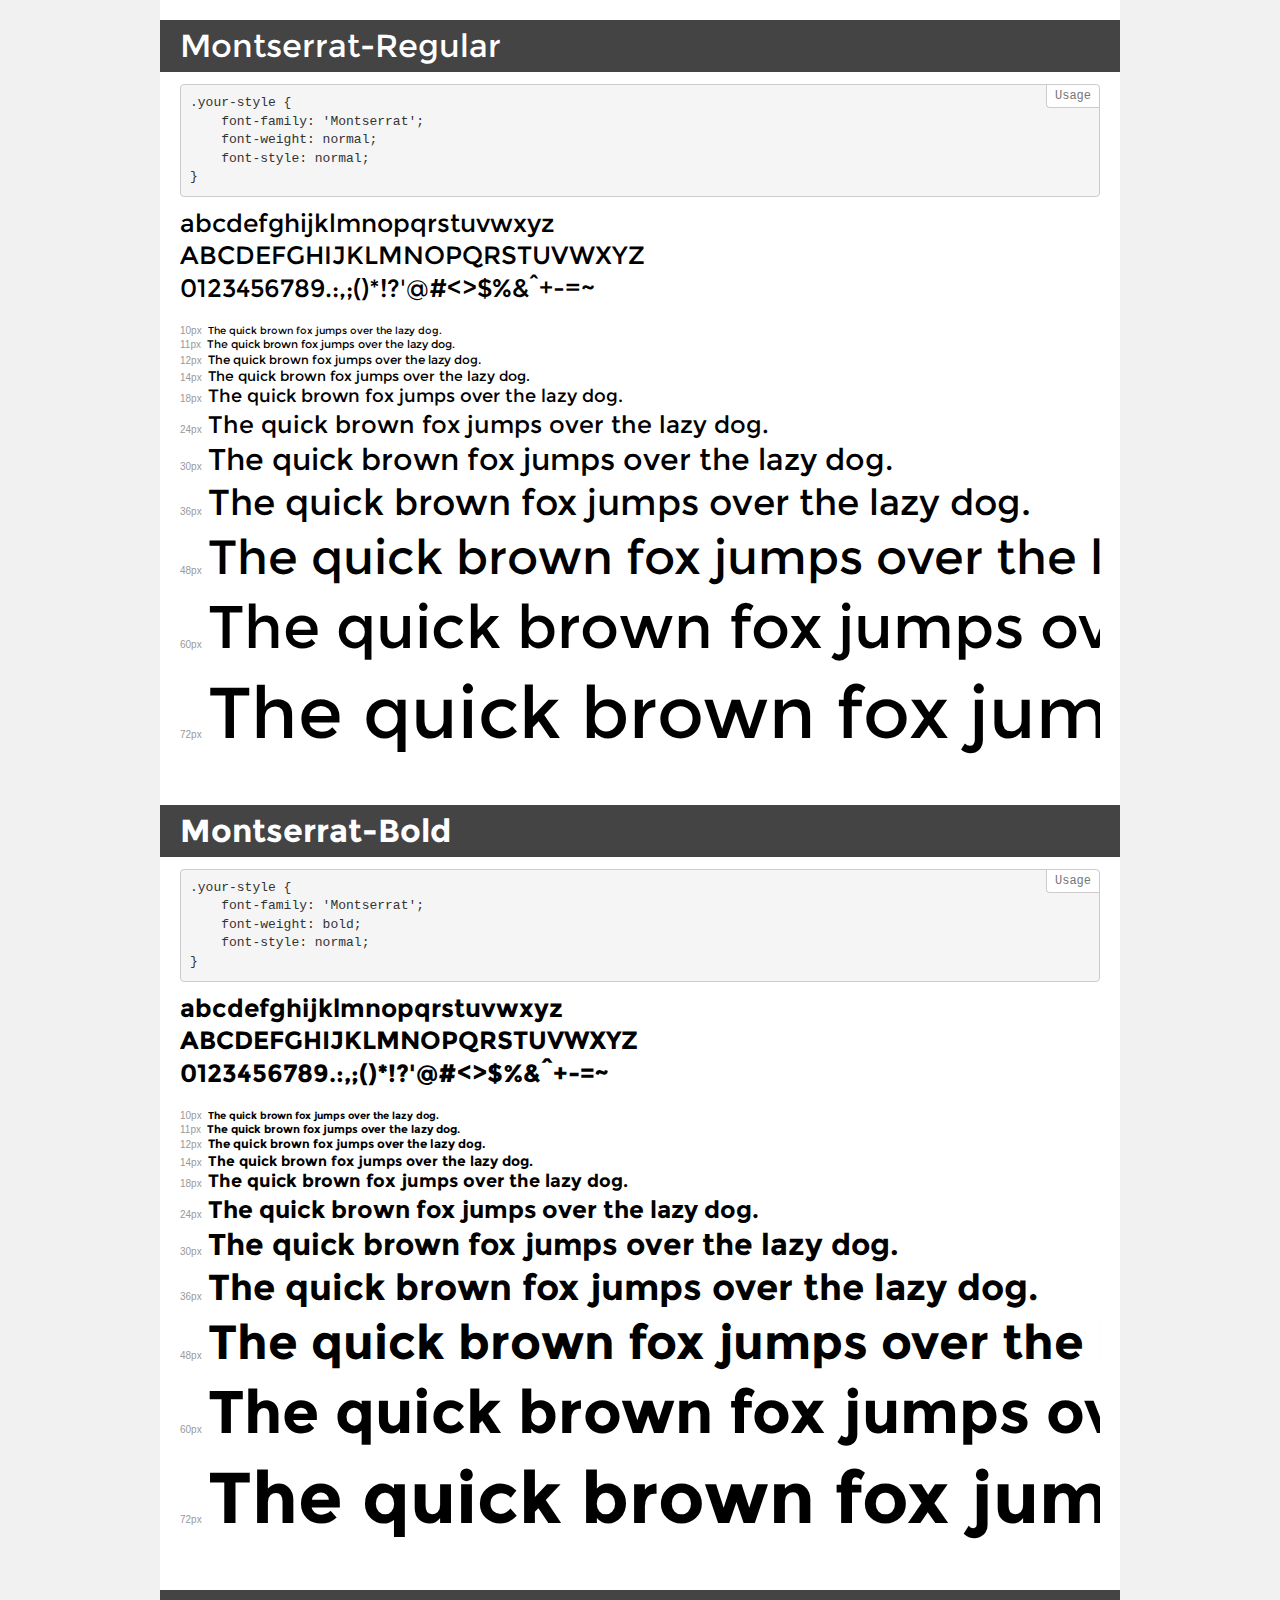
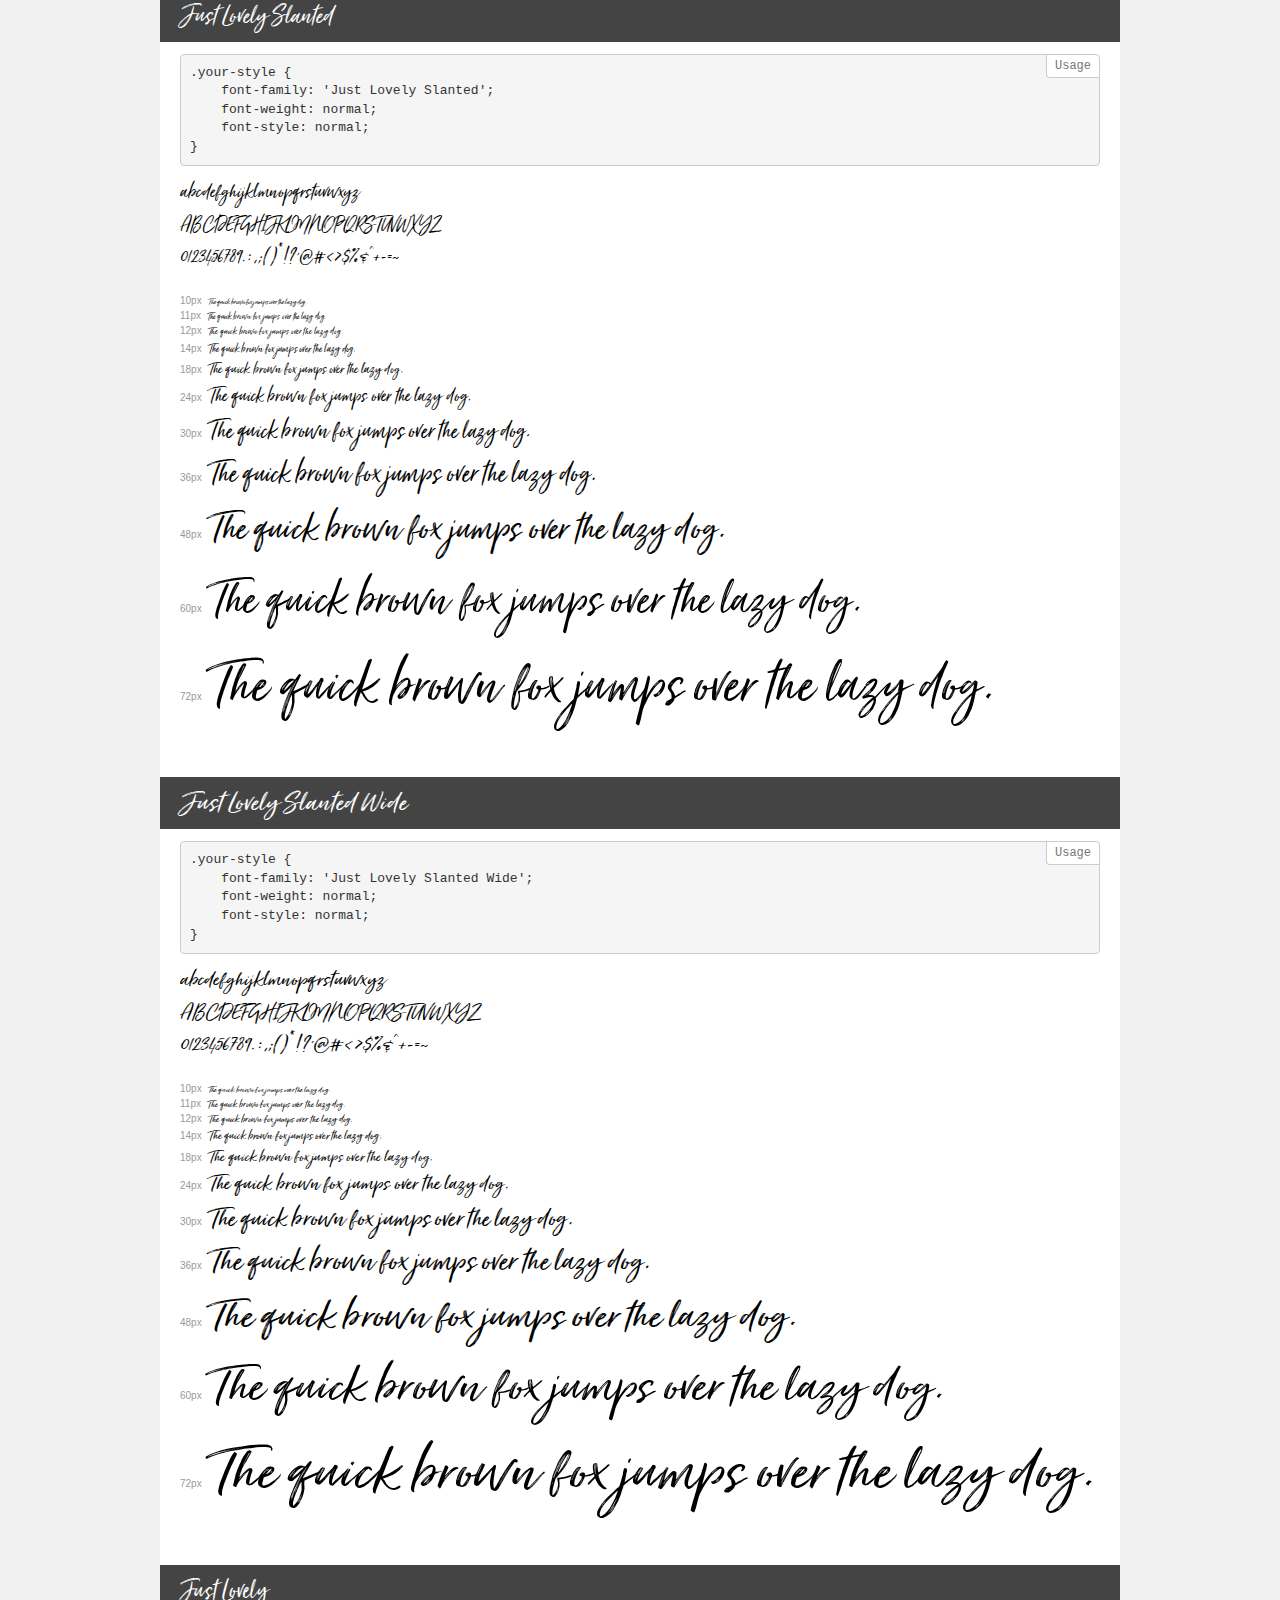
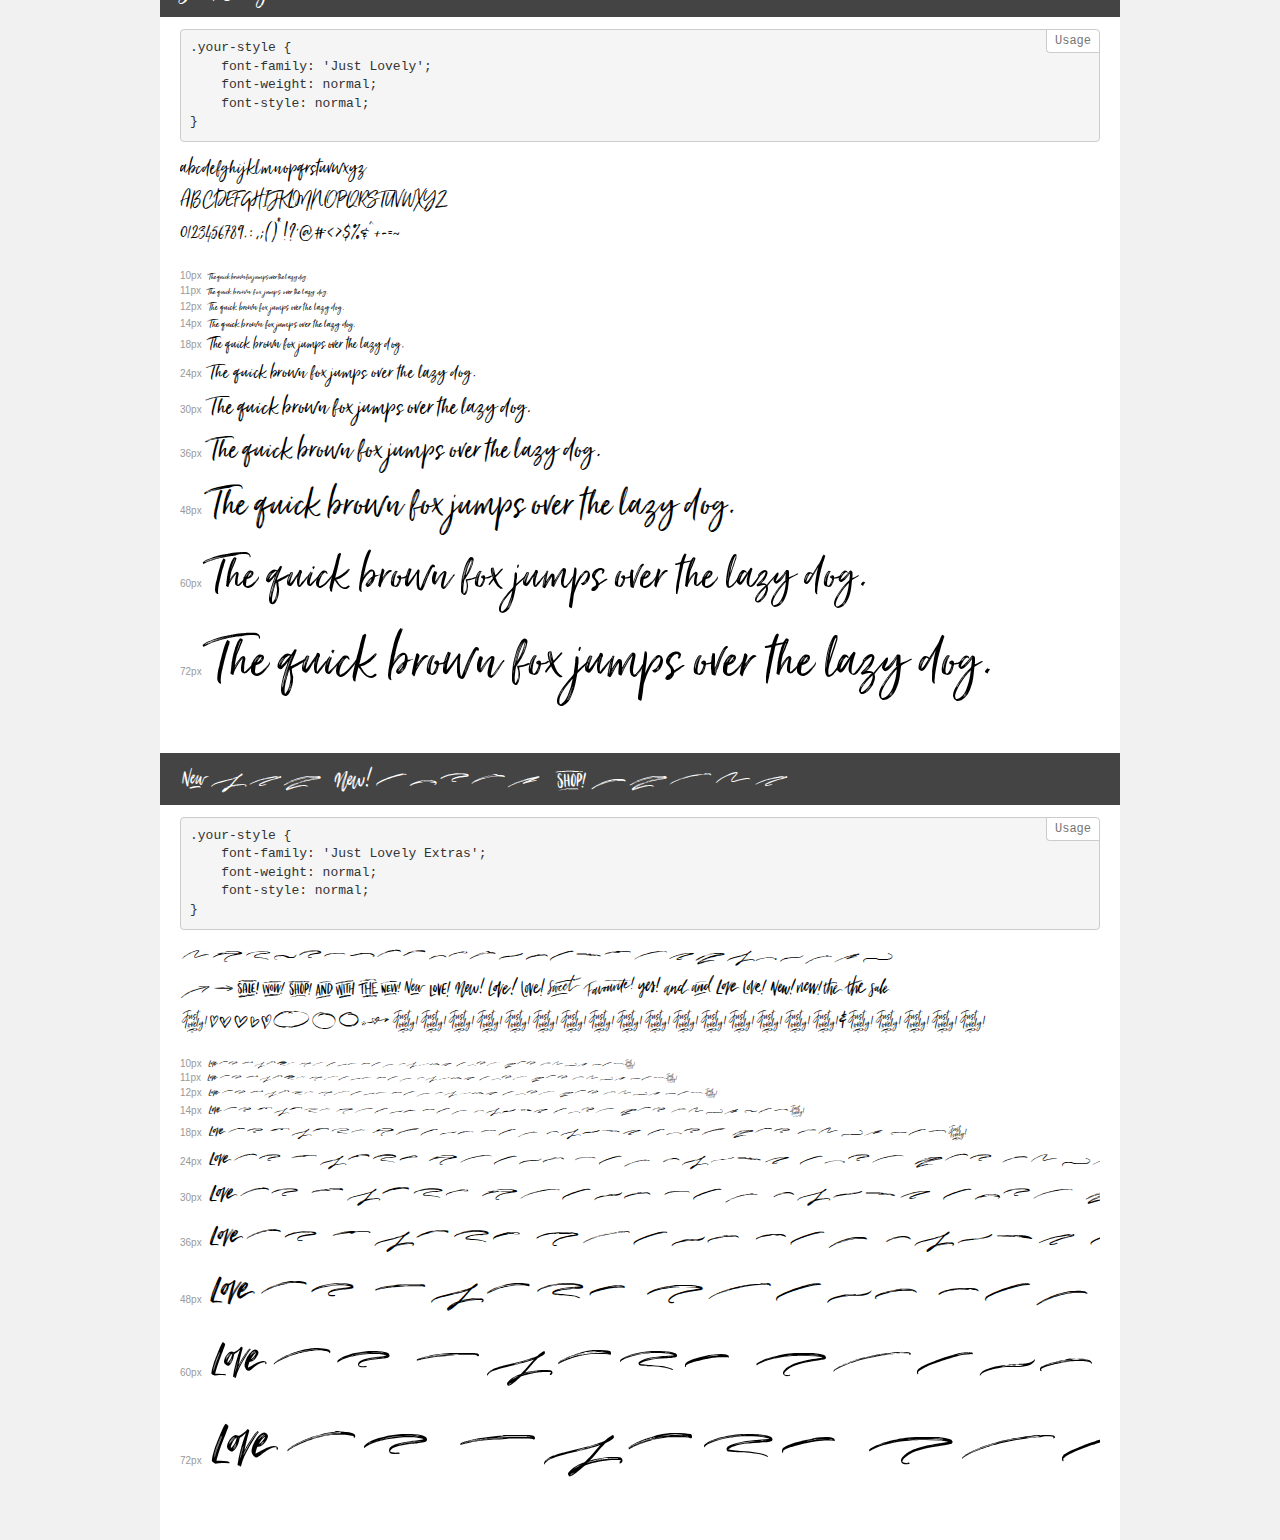
<file: Fonts/demo.html>
<!DOCTYPE html>
<html>
<head>
    <meta charset="utf-8">
    <meta http-equiv="X-UA-Compatible" content="IE=edge">
    <meta name="viewport" content="width=device-width, initial-scale=1">
    <meta name="robots" content="noindex, noarchive">
    <title>Transfonter demo</title>
    <link href="stylesheet.css" rel="stylesheet">
    <style>
        /*
        http://meyerweb.com/eric/tools/css/reset/
        v2.0 | 20110126
        License: none (public domain)
        */
        html, body, div, span, applet, object, iframe,
        h1, h2, h3, h4, h5, h6, p, blockquote, pre,
        a, abbr, acronym, address, big, cite, code,
        del, dfn, em, img, ins, kbd, q, s, samp,
        small, strike, strong, sub, sup, tt, var,
        b, u, i, center,
        dl, dt, dd, ol, ul, li,
        fieldset, form, label, legend,
        table, caption, tbody, tfoot, thead, tr, th, td,
        article, aside, canvas, details, embed,
        figure, figcaption, footer, header, hgroup,
        menu, nav, output, ruby, section, summary,
        time, mark, audio, video {
            margin: 0;
            padding: 0;
            border: 0;
            font-size: 100%;
            font: inherit;
            vertical-align: baseline;
        }
        /* HTML5 display-role reset for older browsers */
        article, aside, details, figcaption, figure,
        footer, header, hgroup, menu, nav, section {
            display: block;
        }
        body {
            line-height: 1;
        }
        ol, ul {
            list-style: none;
        }
        blockquote, q {
            quotes: none;
        }
        blockquote:before, blockquote:after,
        q:before, q:after {
            content: '';
            content: none;
        }
        table {
            border-collapse: collapse;
            border-spacing: 0;
        }
        /* common styles */
        body {
            background: #f1f1f1;
            color: #000;
        }
        .page {
            background: #fff;
            width: 920px;
            margin: 0 auto;
            padding: 20px 20px 0 20px;
            overflow: hidden;
        }
        .font-container {
            overflow-x: auto;
            overflow-y: hidden;
            margin-bottom: 40px;
            line-height: 1.3;
            white-space: nowrap;
            padding-bottom: 5px;
        }
        h1 {
            position: relative;
            background: #444;
            font-size: 32px;
            color: #fff;
            padding: 10px 20px;
            margin: 0 -20px 12px -20px;
        }
        .letters {
            font-size: 25px;
            margin-bottom: 20px;
        }
        .s10:before {
            content: '10px';
        }
        .s11:before {
            content: '11px';
        }
        .s12:before {
            content: '12px';
        }
        .s14:before {
            content: '14px';
        }
        .s18:before {
            content: '18px';
        }
        .s24:before {
            content: '24px';
        }
        .s30:before {
            content: '30px';
        }
        .s36:before {
            content: '36px';
        }
        .s48:before {
            content: '48px';
        }
        .s60:before {
            content: '60px';
        }
        .s72:before {
            content: '72px';
        }
        .s10:before, .s11:before, .s12:before, .s14:before,
        .s18:before, .s24:before, .s30:before, .s36:before,
        .s48:before, .s60:before, .s72:before {
            font-family: Arial, sans-serif;
            font-size: 10px;
            font-weight: normal;
            font-style: normal;
            color: #999;
            padding-right: 6px;
        }
        pre {
            display: block;
            position: relative;
            padding: 9px;
            margin: 0 0 10px;
            font-family: Monaco, Menlo, Consolas, "Courier New", monospace !important;
            font-size: 13px;
            line-height: 1.428571429;
            color: #333;
            font-weight: normal !important;
            font-style: normal !important;
            background-color: #f5f5f5;
            border: 1px solid #ccc;
            overflow-x: auto;
            border-radius: 4px;
        }
        pre:after {
            display: block;
            position: absolute;
            right: 0;
            top: 0;
            content: 'Usage';
            line-height: 1;
            padding: 5px 8px;
            font-size: 12px;
            color: #767676;
            background-color: #fff;
            border: 1px solid #ccc;
            border-right: none;
            border-top: none;
            border-radius: 0 4px 0 4px;
            z-index: 10;
        }
        /* responsive */
        @media (max-width: 959px) {
            .page {
                width: auto;
                margin: 0;
            }
        }
    </style>
</head>
<body>
<div class="page">
    <div class="demo" style="font-family: 'Montserrat'; font-weight: normal; font-style: normal;">
        <h1>Montserrat-Regular</h1>
        <pre>.your-style {
    font-family: 'Montserrat';
    font-weight: normal;
    font-style: normal;
}</pre>
        <div class="font-container">
            <p class="letters">
                abcdefghijklmnopqrstuvwxyz<br>
ABCDEFGHIJKLMNOPQRSTUVWXYZ<br>
                0123456789.:,;()*!?'@#<>$%&^+-=~
            </p>
            <p class="s10" style="font-size: 10px;">The quick brown fox jumps over the lazy dog.</p>
            <p class="s11" style="font-size: 11px;">The quick brown fox jumps over the lazy dog.</p>
            <p class="s12" style="font-size: 12px;">The quick brown fox jumps over the lazy dog.</p>
            <p class="s14" style="font-size: 14px;">The quick brown fox jumps over the lazy dog.</p>
            <p class="s18" style="font-size: 18px;">The quick brown fox jumps over the lazy dog.</p>
            <p class="s24" style="font-size: 24px;">The quick brown fox jumps over the lazy dog.</p>
            <p class="s30" style="font-size: 30px;">The quick brown fox jumps over the lazy dog.</p>
            <p class="s36" style="font-size: 36px;">The quick brown fox jumps over the lazy dog.</p>
            <p class="s48" style="font-size: 48px;">The quick brown fox jumps over the lazy dog.</p>
            <p class="s60" style="font-size: 60px;">The quick brown fox jumps over the lazy dog.</p>
            <p class="s72" style="font-size: 72px;">The quick brown fox jumps over the lazy dog.</p>
        </div>
    </div>
    <div class="demo" style="font-family: 'Montserrat'; font-weight: bold; font-style: normal;">
        <h1>Montserrat-Bold</h1>
        <pre>.your-style {
    font-family: 'Montserrat';
    font-weight: bold;
    font-style: normal;
}</pre>
        <div class="font-container">
            <p class="letters">
                abcdefghijklmnopqrstuvwxyz<br>
ABCDEFGHIJKLMNOPQRSTUVWXYZ<br>
                0123456789.:,;()*!?'@#<>$%&^+-=~
            </p>
            <p class="s10" style="font-size: 10px;">The quick brown fox jumps over the lazy dog.</p>
            <p class="s11" style="font-size: 11px;">The quick brown fox jumps over the lazy dog.</p>
            <p class="s12" style="font-size: 12px;">The quick brown fox jumps over the lazy dog.</p>
            <p class="s14" style="font-size: 14px;">The quick brown fox jumps over the lazy dog.</p>
            <p class="s18" style="font-size: 18px;">The quick brown fox jumps over the lazy dog.</p>
            <p class="s24" style="font-size: 24px;">The quick brown fox jumps over the lazy dog.</p>
            <p class="s30" style="font-size: 30px;">The quick brown fox jumps over the lazy dog.</p>
            <p class="s36" style="font-size: 36px;">The quick brown fox jumps over the lazy dog.</p>
            <p class="s48" style="font-size: 48px;">The quick brown fox jumps over the lazy dog.</p>
            <p class="s60" style="font-size: 60px;">The quick brown fox jumps over the lazy dog.</p>
            <p class="s72" style="font-size: 72px;">The quick brown fox jumps over the lazy dog.</p>
        </div>
    </div>
    <div class="demo" style="font-family: 'Just Lovely Slanted'; font-weight: normal; font-style: normal;">
        <h1>Just Lovely Slanted</h1>
        <pre>.your-style {
    font-family: 'Just Lovely Slanted';
    font-weight: normal;
    font-style: normal;
}</pre>
        <div class="font-container">
            <p class="letters">
                abcdefghijklmnopqrstuvwxyz<br>
ABCDEFGHIJKLMNOPQRSTUVWXYZ<br>
                0123456789.:,;()*!?'@#<>$%&^+-=~
            </p>
            <p class="s10" style="font-size: 10px;">The quick brown fox jumps over the lazy dog.</p>
            <p class="s11" style="font-size: 11px;">The quick brown fox jumps over the lazy dog.</p>
            <p class="s12" style="font-size: 12px;">The quick brown fox jumps over the lazy dog.</p>
            <p class="s14" style="font-size: 14px;">The quick brown fox jumps over the lazy dog.</p>
            <p class="s18" style="font-size: 18px;">The quick brown fox jumps over the lazy dog.</p>
            <p class="s24" style="font-size: 24px;">The quick brown fox jumps over the lazy dog.</p>
            <p class="s30" style="font-size: 30px;">The quick brown fox jumps over the lazy dog.</p>
            <p class="s36" style="font-size: 36px;">The quick brown fox jumps over the lazy dog.</p>
            <p class="s48" style="font-size: 48px;">The quick brown fox jumps over the lazy dog.</p>
            <p class="s60" style="font-size: 60px;">The quick brown fox jumps over the lazy dog.</p>
            <p class="s72" style="font-size: 72px;">The quick brown fox jumps over the lazy dog.</p>
        </div>
    </div>
    <div class="demo" style="font-family: 'Just Lovely Slanted Wide'; font-weight: normal; font-style: normal;">
        <h1>Just Lovely Slanted Wide</h1>
        <pre>.your-style {
    font-family: 'Just Lovely Slanted Wide';
    font-weight: normal;
    font-style: normal;
}</pre>
        <div class="font-container">
            <p class="letters">
                abcdefghijklmnopqrstuvwxyz<br>
ABCDEFGHIJKLMNOPQRSTUVWXYZ<br>
                0123456789.:,;()*!?'@#<>$%&^+-=~
            </p>
            <p class="s10" style="font-size: 10px;">The quick brown fox jumps over the lazy dog.</p>
            <p class="s11" style="font-size: 11px;">The quick brown fox jumps over the lazy dog.</p>
            <p class="s12" style="font-size: 12px;">The quick brown fox jumps over the lazy dog.</p>
            <p class="s14" style="font-size: 14px;">The quick brown fox jumps over the lazy dog.</p>
            <p class="s18" style="font-size: 18px;">The quick brown fox jumps over the lazy dog.</p>
            <p class="s24" style="font-size: 24px;">The quick brown fox jumps over the lazy dog.</p>
            <p class="s30" style="font-size: 30px;">The quick brown fox jumps over the lazy dog.</p>
            <p class="s36" style="font-size: 36px;">The quick brown fox jumps over the lazy dog.</p>
            <p class="s48" style="font-size: 48px;">The quick brown fox jumps over the lazy dog.</p>
            <p class="s60" style="font-size: 60px;">The quick brown fox jumps over the lazy dog.</p>
            <p class="s72" style="font-size: 72px;">The quick brown fox jumps over the lazy dog.</p>
        </div>
    </div>
    <div class="demo" style="font-family: 'Just Lovely'; font-weight: normal; font-style: normal;">
        <h1>Just Lovely</h1>
        <pre>.your-style {
    font-family: 'Just Lovely';
    font-weight: normal;
    font-style: normal;
}</pre>
        <div class="font-container">
            <p class="letters">
                abcdefghijklmnopqrstuvwxyz<br>
ABCDEFGHIJKLMNOPQRSTUVWXYZ<br>
                0123456789.:,;()*!?'@#<>$%&^+-=~
            </p>
            <p class="s10" style="font-size: 10px;">The quick brown fox jumps over the lazy dog.</p>
            <p class="s11" style="font-size: 11px;">The quick brown fox jumps over the lazy dog.</p>
            <p class="s12" style="font-size: 12px;">The quick brown fox jumps over the lazy dog.</p>
            <p class="s14" style="font-size: 14px;">The quick brown fox jumps over the lazy dog.</p>
            <p class="s18" style="font-size: 18px;">The quick brown fox jumps over the lazy dog.</p>
            <p class="s24" style="font-size: 24px;">The quick brown fox jumps over the lazy dog.</p>
            <p class="s30" style="font-size: 30px;">The quick brown fox jumps over the lazy dog.</p>
            <p class="s36" style="font-size: 36px;">The quick brown fox jumps over the lazy dog.</p>
            <p class="s48" style="font-size: 48px;">The quick brown fox jumps over the lazy dog.</p>
            <p class="s60" style="font-size: 60px;">The quick brown fox jumps over the lazy dog.</p>
            <p class="s72" style="font-size: 72px;">The quick brown fox jumps over the lazy dog.</p>
        </div>
    </div>
    <div class="demo" style="font-family: 'Just Lovely Extras'; font-weight: normal; font-style: normal;">
        <h1>Just Lovely Extras</h1>
        <pre>.your-style {
    font-family: 'Just Lovely Extras';
    font-weight: normal;
    font-style: normal;
}</pre>
        <div class="font-container">
            <p class="letters">
                abcdefghijklmnopqrstuvwxyz<br>
ABCDEFGHIJKLMNOPQRSTUVWXYZ<br>
                0123456789.:,;()*!?'@#<>$%&^+-=~
            </p>
            <p class="s10" style="font-size: 10px;">The quick brown fox jumps over the lazy dog.</p>
            <p class="s11" style="font-size: 11px;">The quick brown fox jumps over the lazy dog.</p>
            <p class="s12" style="font-size: 12px;">The quick brown fox jumps over the lazy dog.</p>
            <p class="s14" style="font-size: 14px;">The quick brown fox jumps over the lazy dog.</p>
            <p class="s18" style="font-size: 18px;">The quick brown fox jumps over the lazy dog.</p>
            <p class="s24" style="font-size: 24px;">The quick brown fox jumps over the lazy dog.</p>
            <p class="s30" style="font-size: 30px;">The quick brown fox jumps over the lazy dog.</p>
            <p class="s36" style="font-size: 36px;">The quick brown fox jumps over the lazy dog.</p>
            <p class="s48" style="font-size: 48px;">The quick brown fox jumps over the lazy dog.</p>
            <p class="s60" style="font-size: 60px;">The quick brown fox jumps over the lazy dog.</p>
            <p class="s72" style="font-size: 72px;">The quick brown fox jumps over the lazy dog.</p>
        </div>
    </div>
</div>
</body>
</html>
</file>
<file: Fonts/stylesheet.css>
/* This stylesheet generated by Transfonter (https://transfonter.org) on February 11, 2018 3:47 PM */

@font-face {
    font-family: 'Montserrat';
    src: url('Montserrat-Regular.eot');
    src: url('Montserrat-Regular.eot?#iefix') format('embedded-opentype'),
        url('Montserrat-Regular.woff2') format('woff2'),
        url('Montserrat-Regular.woff') format('woff'),
        url('Montserrat-Regular.ttf') format('truetype'),
        url('Montserrat-Regular.svg#Montserrat-Regular') format('svg');
    font-weight: normal;
    font-style: normal;
}

@font-face {
    font-family: 'Montserrat';
    src: url('Montserrat-Bold.eot');
    src: url('Montserrat-Bold.eot?#iefix') format('embedded-opentype'),
        url('Montserrat-Bold.woff2') format('woff2'),
        url('Montserrat-Bold.woff') format('woff'),
        url('Montserrat-Bold.ttf') format('truetype'),
        url('Montserrat-Bold.svg#Montserrat-Bold') format('svg');
    font-weight: bold;
    font-style: normal;
}

@font-face {
    font-family: 'Just Lovely Slanted';
    src: url('JustLovelySlanted.eot');
    src: url('JustLovelySlanted.eot?#iefix') format('embedded-opentype'),
        url('JustLovelySlanted.woff2') format('woff2'),
        url('JustLovelySlanted.woff') format('woff'),
        url('JustLovelySlanted.ttf') format('truetype'),
        url('JustLovelySlanted.svg#JustLovelySlanted') format('svg');
    font-weight: normal;
    font-style: normal;
}

@font-face {
    font-family: 'Just Lovely Slanted Wide';
    src: url('JustLovelySlantedWide.eot');
    src: url('JustLovelySlantedWide.eot?#iefix') format('embedded-opentype'),
        url('JustLovelySlantedWide.woff2') format('woff2'),
        url('JustLovelySlantedWide.woff') format('woff'),
        url('JustLovelySlantedWide.ttf') format('truetype'),
        url('JustLovelySlantedWide.svg#JustLovelySlantedWide') format('svg');
    font-weight: normal;
    font-style: normal;
}

@font-face {
    font-family: 'Just Lovely';
    src: url('JustLovely.eot');
    src: url('JustLovely.eot?#iefix') format('embedded-opentype'),
        url('JustLovely.woff2') format('woff2'),
        url('JustLovely.woff') format('woff'),
        url('JustLovely.ttf') format('truetype'),
        url('JustLovely.svg#JustLovely') format('svg');
    font-weight: normal;
    font-style: normal;
}

@font-face {
    font-family: 'Just Lovely Extras';
    src: url('JustLovelyExtras.eot');
    src: url('JustLovelyExtras.eot?#iefix') format('embedded-opentype'),
        url('JustLovelyExtras.woff2') format('woff2'),
        url('JustLovelyExtras.woff') format('woff'),
        url('JustLovelyExtras.ttf') format('truetype'),
        url('JustLovelyExtras.svg#JustLovelyExtras') format('svg');
    font-weight: normal;
    font-style: normal;
}
</file>
